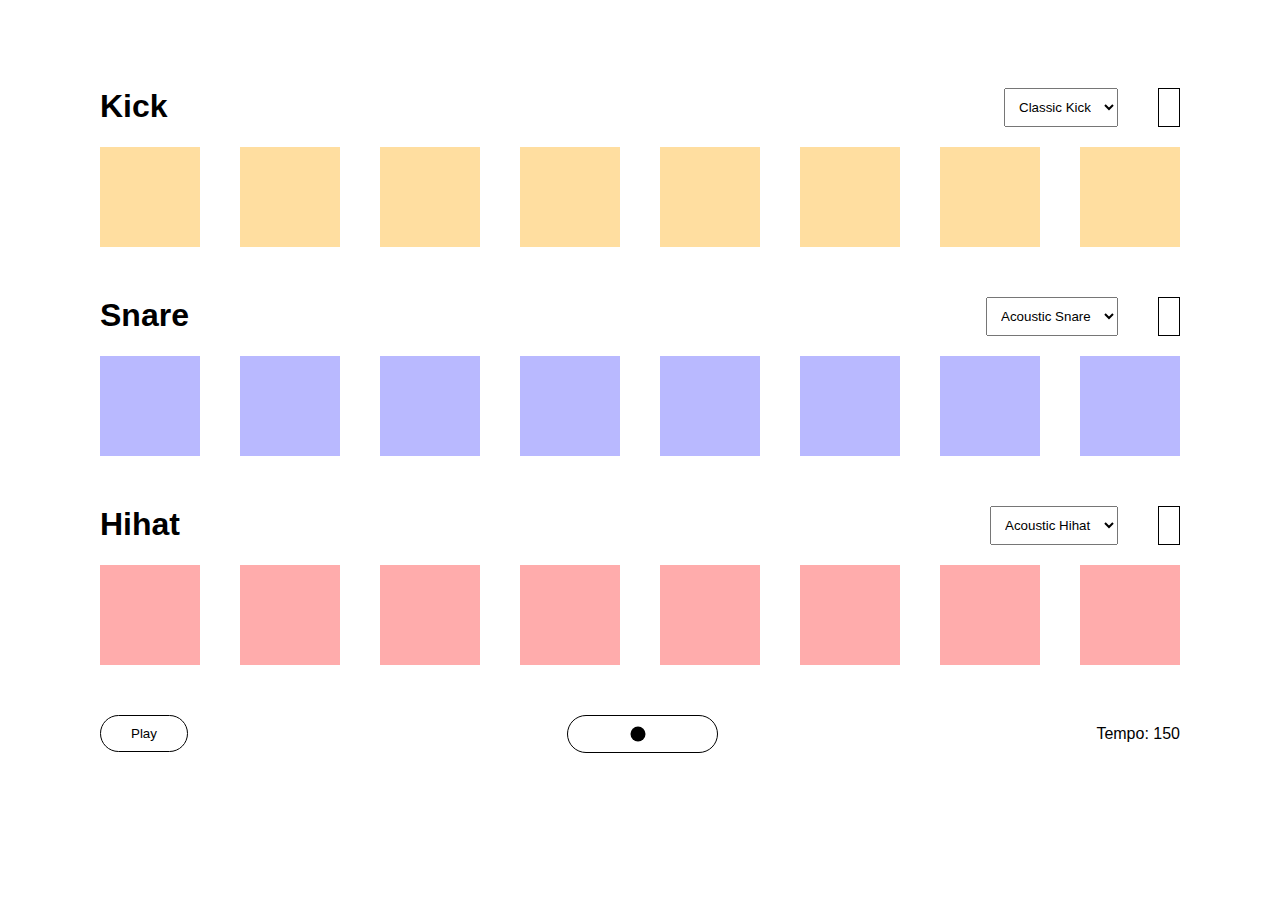
<file: My Beatmaker/index.html>
<!DOCTYPE html>
<html lang="en">
  <head>
    <meta charset="UTF-8" />
    <meta http-equiv="X-UA-Compatible" content="IE=edge" />
    <meta name="viewport" content="width=device-width, initial-scale=1.0" />
    <link rel="stylesheet" href="./beatmaker.css" />
    <link
      rel="stylesheet"
      href="https://cdnjs.cloudflare.com/ajax/libs/font-awesome/6.0.0-beta3/css/all.min.css"
      integrity="sha512-Fo3rlrZj/k7ujTnHg4CGR2D7kSs0v4LLanw2qksYuRlEzO+tcaEPQogQ0KaoGN26/zrn20ImR1DfuLWnOo7aBA=="
      crossorigin="anonymous"
      referrerpolicy="no-referrer"
    />
    <title>My Beatmaker</title>
  </head>
  <body>
    <div class="sequencer">
      <!--Kick track-->
      <div class="kick-track">
        <div class="controls">
          <h1>Kick</h1>
          <div class="controls-right">
            <select name="kick-select" id="kick-select">
              <option value="./sounds/kick-classic.wav">Classic Kick</option>
              <option value="./sounds/kick-heavy.wav">Heavy Kick</option>
              <option value="./sounds/kick-808.wav">Kick 808</option>
            </select>
            <button data-track="0" class="mute kick-volume">
              <i class="fas fa-volume-mute"></i>
            </button>
          </div>
        </div>
        <div class="kick">
          <div class="pad kick-pad b0"></div>
          <div class="pad kick-pad b1"></div>
          <div class="pad kick-pad b2"></div>
          <div class="pad kick-pad b3"></div>
          <div class="pad kick-pad b4"></div>
          <div class="pad kick-pad b5"></div>
          <div class="pad kick-pad b6"></div>
          <div class="pad kick-pad b7"></div>
        </div>
      </div>
      <!--Snare track-->
      <div class="snare-track">
        <div class="controls">
          <h1>Snare</h1>
          <div class="controls-right">
            <select name="snare-select" id="snare-select">
              <option value="./sounds/snare-acoustic01.wav">
                Acoustic Snare
              </option>
              <option value="./sounds/snare-808.wav">Snare 808</option>
              <option value="./sounds/snare-vinyl02.wav">Vinyl Snare</option>
            </select>
            <button data-track="1" class="mute kick-volume">
              <i class="fas fa-volume-mute"></i>
            </button>
          </div>
        </div>
        <div class="snare">
          <div class="pad snare-pad b0"></div>
          <div class="pad snare-pad b1"></div>
          <div class="pad snare-pad b2"></div>
          <div class="pad snare-pad b3"></div>
          <div class="pad snare-pad b4"></div>
          <div class="pad snare-pad b5"></div>
          <div class="pad snare-pad b6"></div>
          <div class="pad snare-pad b7"></div>
        </div>
      </div>
      <!--Hihat track-->
      <div class="hihat-track">
        <div class="controls">
          <h1>Hihat</h1>
          <div class="controls-right">
            <select name="hihat-select" id="hihat-select">
              <option value="./sounds/hihat-acoustic01.wav">
                Acoustic Hihat
              </option>
              <option value="./sounds/hihat-808.wav">Hihat 808</option>
            </select>
            <button data-track="2" class="mute kick-volume">
              <i class="fas fa-volume-mute"></i>
            </button>
          </div>
        </div>
        <div class="hihat">
          <div class="pad hihat-pad b0"></div>
          <div class="pad hihat-pad b1"></div>
          <div class="pad hihat-pad b2"></div>
          <div class="pad hihat-pad b3"></div>
          <div class="pad hihat-pad b4"></div>
          <div class="pad hihat-pad b5"></div>
          <div class="pad hihat-pad b6"></div>
          <div class="pad hihat-pad b7"></div>
        </div>
        <div class="tempo">
          <button class="play">Play</button>
          <input
            type="range"
            class="tempo-slider"
            min="20"
            max="300"
            value="150"
          />
          <p>Tempo: <span class="tempo-nr">150</span></p>
        </div>
      </div>
    </div>
    <audio class="kick-sound" src="./sounds/kick-classic.wav"></audio>
    <audio class="snare-sound" src="./sounds/snare-acoustic01.wav"></audio>
    <audio class="hihat-sound" src="./sounds/hihat-acoustic01.wav"></audio>
    <script src="./beatmaker.js"></script>
  </body>
</html>
</file>
<file: My Beatmaker/beatmaker.css>
* {
  margin: 0;
  padding: 0;
  box-sizing: border-box;
}

body {
  font-family: sans-serif;
  display: flex;
  align-items: center;
  justify-content: center;
}
.sequencer {
  width: 100%;
  max-width: 1000px;
  min-height: 100vh;
  display: flex;
  flex-direction: column;
  align-items: center;
  justify-content: center;
}

.kick-track,
.snare-track,
.hihat-track {
  margin-bottom: 30px;
}

.controls {
  display: flex;
  justify-content: space-between;
  align-items: stretch;
}
.controls-right {
  display: flex;
  justify-content: space-between;
  min-width: 210px;
}

.controls h1 {
  margin: 0 20px;
}
.controls button {
  margin: 0 20px;
}
.controls select {
  margin: 0 20px;
  padding: 10px;
}
i {
  padding: 10px;
  pointer-events: none;
}
.tempo {
  display: flex;
  flex-direction: row;
  align-items: center;
  justify-content: space-between;
  width: 100%;

  padding: 30px 20px;
}
.play {
  padding: 10px 30px;
  background: white;
  color: black;
  border: 1px solid black;
  border-radius: 20px;
  transition: 200ms;
}

.play:hover {
  padding: 10px 30px;
  background: black;
  color: white;
  border: 1px solid black;
  border-radius: 20px;
}

.kick,
.snare,
.hihat {
  display: flex;
  flex-direction: row;
}

.pad {
  width: 100px;
  height: 100px;
  background: grey;
  margin: 20px;
  transition: 200ms;
}

.kick-pad {
  background: rgb(255, 222, 160);
}
.snare-pad {
  background: rgb(185, 185, 255);
}
.hihat-pad {
  background: rgb(255, 172, 172);
}

.kick-pad.active {
  transition: 200ms;
  background: rgb(255, 166, 0);
}
.snare-pad.active {
  transition: 200ms;
  background: #4444ff;
}
.hihat-pad.active {
  transition: 200ms;
  background: rgb(255, 99, 99);
}

@keyframes grow {
  0% {
    transform: scale(1);
  }
  50% {
    transform: scale(1.2);
  }
  100% {
    transform: scale(1);
  }
}

.mute {
  background: white;
  color: black;
  border: 1px solid black;
  cursor: pointer;
  transition: 200ms;
}

.mute.active {
  background: black;
  color: white;
}

.tempo-slider {
  -webkit-appearance: none;
  padding: 10px;
  background: white;
  accent-color: black;
  border: 1px solid black;
  border-radius: 20px;
  transition: 200ms;
  cursor: pointer;
}

.tempo-slider:hover {
  -webkit-appearance: none;
  padding: 10px;
  background: black;
  accent-color: white;
  border: 1px solid black;
  border-radius: 20px;
}
</file>
